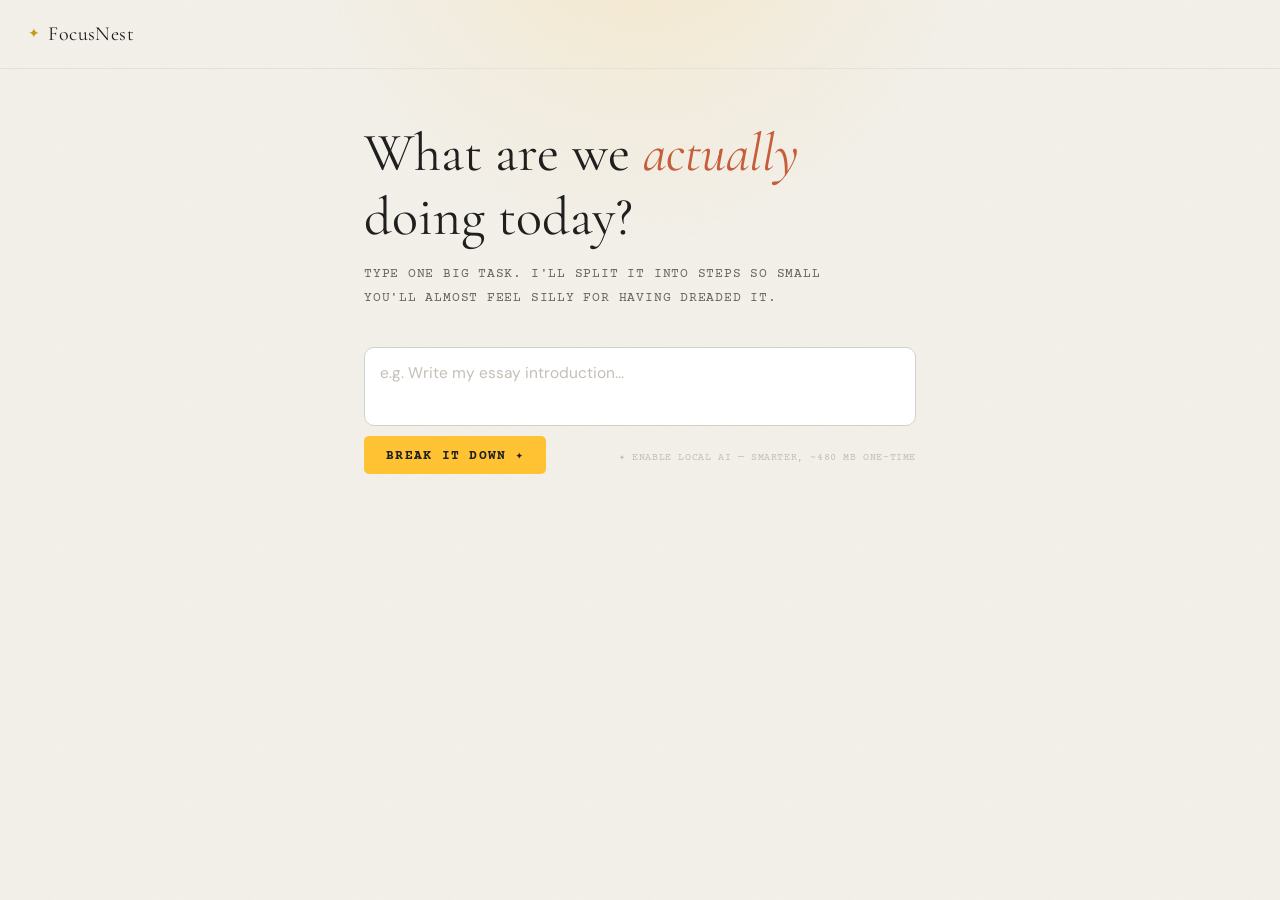
<file: index.html>
<!DOCTYPE html>
<html lang="en">
<head>
  <meta charset="UTF-8" />
  <meta name="viewport" content="width=device-width, initial-scale=1.0" />
  <title>FocusNest</title>
  <link rel="preconnect" href="https://fonts.googleapis.com" />
  <link rel="preconnect" href="https://fonts.gstatic.com" crossorigin />
  <link
    href="https://fonts.googleapis.com/css2?family=Cormorant+Garamond:ital,wght@0,300;0,400;0,500;1,400;1,600&family=Courier+Prime:wght@400;700&family=DM+Sans:opsz,wght@9..40,300;9..40,400;9..40,500&display=swap"
    rel="stylesheet"
  />
  <link rel="stylesheet" href="style.css" />
</head>
<body>

  <!-- Warm glow from above -->
  <div class="lamp-glow" id="lamp-glow"></div>

  <!-- Header -->
  <header>
    <div class="brand">
      <span class="brand-glyph">✦</span>
      <span class="brand-name">FocusNest</span>
    </div>
  </header>

  <!-- Main -->
  <main>

    <section class="hero">
      <h1>What are we <em>actually</em><br>doing today?</h1>
      <p class="sub">Type one big task. I'll split it into steps so small<br>you'll almost feel silly for having dreaded it.</p>
    </section>

    <div class="input-group">
      <textarea
        id="task-input"
        placeholder="e.g. Write my essay introduction..."
        rows="2"
        aria-label="Task to break down"
      ></textarea>
      <div class="btn-row">
        <button id="breakdown-btn">Break it down ✦</button>
        <p class="ai-nudge" id="ai-nudge">
          <button class="ai-enable-btn" id="ai-enable-btn">✦ Enable local AI — smarter, ~480 MB one-time</button>
        </p>
      </div>
    </div>

    <!-- AI download status -->
    <div class="ai-status hidden" id="ai-status">
      <span class="ai-status-text" id="ai-status-text">Downloading model…</span>
      <div class="ai-track">
        <div class="ai-fill" id="ai-progress-fill"></div>
      </div>
    </div>

    <!-- Progress bar (hidden until steps exist) -->
    <div class="progress-row hidden" id="progress-row">
      <div class="progress-track">
        <div class="progress-fill" id="progress-fill"></div>
      </div>
      <span class="progress-count" id="progress-count">0 / 0</span>
    </div>

    <!-- Loading state -->
    <div class="loading hidden" id="loading">
      <div class="dots"><span></span><span></span><span></span></div>
      <p class="loading-text" id="loading-text">Making it manageable...</p>
    </div>

    <!-- Learning nudge (shown when steps came from the generic fallback) -->
    <p class="learn-note hidden" id="learn-note">
      These steps are generic — edit any of them to fit, and I'll remember for next time ✦
    </p>

    <!-- Steps list -->
    <ol class="steps" id="steps" aria-label="Task steps"></ol>

    <!-- Suggest this breakdown -->
    <p class="suggest-row hidden" id="suggest-row">
      <a class="suggest-link" id="suggest-link" href="#" target="_blank" rel="noopener">
        Suggest this breakdown for everyone →
      </a>
    </p>

    <!-- All done -->
    <div class="done-state hidden" id="done-state">
      <p class="done-headline">✦ You did it. ✦</p>
      <p class="done-sub">All steps complete. Take a breath.</p>
      <button class="ghost-btn" id="reset-btn">Start a new task →</button>
    </div>

  </main>

  <!-- Toast / encouragement -->
  <div class="toast hidden" id="toast" role="status" aria-live="polite"></div>

  <script src="app.js"></script>
</body>
</html>
</file>
<file: style.css>
/* ────────────────────────────────
   Reset
────────────────────────────────── */
*, *::before, *::after {
  margin: 0; padding: 0; box-sizing: border-box;
}

/* ────────────────────────────────
   Design tokens
────────────────────────────────── */
:root {
  --bg:           #F4F1EA;
  --surface:      #FFFFFF;
  --surface-2:    #FFFBF4;
  --border:       #D1D1C9;
  --border-soft:  #E4E1DA;

  --mustard:      #FFC233;
  --mustard-dim:  #C99A1A;
  --mustard-pale: #FFF5D6;

  --terra:        #C65D3B;
  --terra-light:  #D4795C;

  --ink:          #1F1F1F;
  --ink-dim:      #6B6560;
  --ink-faint:    #C4BFB6;

  --font-serif:   'Cormorant Garamond', Georgia, serif;
  --font-sans:    'DM Sans', system-ui, sans-serif;
  --font-mono:    'Courier Prime', 'Courier New', monospace;

  --r-sm: 5px;
  --r-md: 10px;
  --r-lg: 16px;
  --r-pill: 999px;
}

/* ────────────────────────────────
   Base
────────────────────────────────── */
html { font-size: 17px; }

body {
  background: var(--bg);
  color: var(--ink);
  font-family: var(--font-sans);
  line-height: 1.6;
  min-height: 100vh;
  overflow-x: hidden;
  background-image: url("data:image/svg+xml,%3Csvg width='100' height='100' viewBox='0 0 100 100' xmlns='http://www.w3.org/2000/svg'%3E%3Cfilter id='noise'%3E%3CfeTurbulence type='fractalNoise' baseFrequency='0.8' numOctaves='3' stitchTiles='stitch'/%3E%3C/filter%3E%3Crect width='100' height='100' filter='url(%23noise)' opacity='0.06'/%3E%3C/svg%3E");
}

/* ────────────────────────────────
   Warm glow from above
────────────────────────────────── */
.lamp-glow {
  position: fixed;
  top: -140px;
  left: 50%;
  transform: translateX(-50%);
  width: 720px;
  height: 400px;
  background: radial-gradient(
    ellipse at 50% 0%,
    rgba(255, 194, 51, 0.20) 0%,
    rgba(255, 194, 51, 0.05) 45%,
    transparent 70%
  );
  pointer-events: none;
  z-index: 0;
  transition: background 1s ease;
}
.lamp-glow.bright {
  background: radial-gradient(
    ellipse at 50% 0%,
    rgba(255, 194, 51, 0.42) 0%,
    rgba(198, 93, 59, 0.12) 50%,
    transparent 72%
  );
}

/* ────────────────────────────────
   Header
────────────────────────────────── */
header {
  position: relative;
  z-index: 10;
  display: flex;
  align-items: center;
  justify-content: space-between;
  padding: 18px 28px;
  border-bottom: 1px solid var(--border-soft);
}

.brand {
  display: flex;
  align-items: center;
  gap: 8px;
  font-family: var(--font-serif);
  font-size: 20px;
  font-weight: 400;
  color: var(--ink);
  letter-spacing: 0.02em;
  user-select: none;
}
.brand-glyph {
  color: var(--mustard-dim);
  font-size: 14px;
}

/* ────────────────────────────────
   Main layout
────────────────────────────────── */
main {
  position: relative;
  z-index: 1;
  max-width: 600px;
  margin: 0 auto;
  padding: 52px 24px 96px;
}

/* ────────────────────────────────
   Hero
────────────────────────────────── */
.hero { margin-bottom: 36px; }

.hero h1 {
  font-family: var(--font-serif);
  font-size: clamp(36px, 6vw, 54px);
  font-weight: 400;
  line-height: 1.18;
  margin-bottom: 14px;
}
.hero h1 em {
  font-style: italic;
  color: var(--terra);
}
.sub {
  color: var(--ink-dim);
  font-family: var(--font-mono);
  font-size: 13px;
  line-height: 1.85;
  text-transform: uppercase;
  letter-spacing: 0.06em;
}

/* ────────────────────────────────
   Task input
────────────────────────────────── */
.input-group {
  display: flex;
  flex-direction: column;
  gap: 10px;
  margin-bottom: 24px;
}

textarea {
  background: var(--surface);
  border: 1px solid var(--border);
  border-radius: var(--r-md);
  color: var(--ink);
  font-family: var(--font-sans);
  font-size: 15.5px;
  line-height: 1.65;
  padding: 13px 15px;
  resize: none;
  width: 100%;
  outline: none;
  transition: border-color 0.2s, box-shadow 0.2s;
}
textarea::placeholder { color: var(--ink-faint); }
textarea:focus {
  border-color: var(--mustard-dim);
  box-shadow: 0 0 0 3px rgba(255, 194, 51, 0.16);
}

.btn-row {
  display: flex;
  align-items: center;
  justify-content: space-between;
  gap: 12px;
}

/* AI enable nudge */
.ai-nudge {
  margin: 0;
}
.ai-enable-btn {
  background: none;
  border: none;
  color: var(--ink-faint);
  font-family: var(--font-mono);
  font-size: 10px;
  letter-spacing: 0.06em;
  text-transform: uppercase;
  cursor: pointer;
  padding: 0;
  transition: color 0.2s;
  white-space: nowrap;
}
.ai-enable-btn:hover { color: var(--terra-light); }

/* AI download progress */
.ai-status {
  display: flex;
  align-items: center;
  gap: 12px;
  margin-bottom: 20px;
}
.ai-status-text {
  font-family: var(--font-mono);
  font-size: 11px;
  color: var(--ink-dim);
  text-transform: uppercase;
  letter-spacing: 0.06em;
  white-space: nowrap;
  flex-shrink: 0;
}
.ai-track {
  flex: 1;
  height: 2px;
  background: var(--border);
  border-radius: var(--r-pill);
  overflow: hidden;
}
.ai-fill {
  height: 100%;
  width: 0%;
  background: linear-gradient(90deg, var(--mustard), var(--terra));
  border-radius: var(--r-pill);
  transition: width 0.4s ease;
}

#breakdown-btn {
  flex-shrink: 0;
  background: var(--mustard);
  border: none;
  border-radius: var(--r-sm);
  color: var(--ink);
  cursor: pointer;
  font-family: var(--font-mono);
  font-size: 12.5px;
  font-weight: 700;
  padding: 11px 22px;
  letter-spacing: 0.1em;
  text-transform: uppercase;
  white-space: nowrap;
  transition: background 0.15s, box-shadow 0.2s, transform 0.1s;
}
#breakdown-btn:hover {
  background: #FFD060;
  box-shadow: 0 4px 18px rgba(255, 194, 51, 0.42);
}
#breakdown-btn:active  { transform: scale(0.97); }
#breakdown-btn:disabled {
  opacity: 0.35;
  cursor: not-allowed;
  transform: none;
  box-shadow: none;
}

/* ────────────────────────────────
   Progress bar
────────────────────────────────── */
.progress-row {
  display: flex;
  align-items: center;
  gap: 12px;
  margin-bottom: 20px;
}
.progress-track {
  flex: 1;
  height: 2px;
  background: var(--border);
  border-radius: var(--r-pill);
  overflow: hidden;
}
.progress-fill {
  height: 100%;
  width: 0%;
  background: linear-gradient(90deg, var(--mustard), var(--terra));
  border-radius: var(--r-pill);
  transition: width 0.5s ease;
}
.progress-count {
  font-family: var(--font-mono);
  font-size: 12px;
  color: var(--ink-dim);
  font-variant-numeric: tabular-nums;
  white-space: nowrap;
  letter-spacing: 0.1em;
  text-transform: uppercase;
}

/* ────────────────────────────────
   Loading
────────────────────────────────── */
.loading {
  text-align: center;
  padding: 44px 0;
}
.dots {
  display: flex;
  justify-content: center;
  gap: 5px;
  margin-bottom: 14px;
}
.dots span {
  width: 5px;
  height: 5px;
  border-radius: 50%;
  background: var(--mustard-dim);
  animation: pulse 1.3s ease-in-out infinite;
}
.dots span:nth-child(2) { background: var(--terra);   animation-delay: 0.22s; }
.dots span:nth-child(3) { background: var(--mustard); animation-delay: 0.44s; }

@keyframes pulse {
  0%, 100% { opacity: 0.15; transform: scale(0.75); }
  50%       { opacity: 1;    transform: scale(1);    }
}
.loading-text {
  color: var(--ink-dim);
  font-family: var(--font-mono);
  font-size: 13.5px;
  letter-spacing: 0.08em;
  text-transform: uppercase;
}

/* ────────────────────────────────
   Learning nudge + suggest link
────────────────────────────────── */
.learn-note {
  font-family: var(--font-mono);
  font-size: 11.5px;
  color: var(--ink-dim);
  text-transform: uppercase;
  letter-spacing: 0.06em;
  margin-bottom: 14px;
  line-height: 1.7;
}
.suggest-row {
  margin-top: 16px;
  text-align: right;
}
.suggest-link {
  font-family: var(--font-mono);
  font-size: 11px;
  color: var(--ink-faint);
  text-transform: uppercase;
  letter-spacing: 0.06em;
  text-decoration: none;
  transition: color 0.2s;
}
.suggest-link:hover { color: var(--terra-light); }

/* ────────────────────────────────
   Steps list
────────────────────────────────── */
.steps {
  list-style: none;
  display: flex;
  flex-direction: column;
  gap: 6px;
}

.step {
  background: var(--surface);
  border: 1px solid var(--border);
  border-radius: var(--r-md);
  padding: 13px 15px;
  display: flex;
  align-items: flex-start;
  gap: 12px;
  transition: border-color 0.25s, opacity 0.35s, box-shadow 0.25s;
  animation: slideUp 0.35s ease both;
}
@keyframes slideUp {
  from { opacity: 0; transform: translateY(10px); }
  to   { opacity: 1; transform: translateY(0);    }
}

/* Active step — warm left bar, cream tint */
.step.active {
  border-color: rgba(198, 93, 59, 0.30);
  background: var(--surface-2);
  box-shadow:
    0 1px 8px rgba(198, 93, 59, 0.06),
    inset 3px 0 0 var(--terra);
}

/* Done — faded and struck through */
.step.done {
  opacity: 0.35;
  border-color: var(--border-soft);
  box-shadow: none;
}
.step.done .step-label {
  text-decoration: line-through;
  text-decoration-color: var(--terra-light);
}

/* ── Step number (typewriter style) ── */
.step-num {
  font-family: var(--font-mono);
  font-size: 11.5px;
  color: var(--ink-faint);
  letter-spacing: 0.04em;
  margin-top: 3px;
  flex-shrink: 0;
  min-width: 16px;
}
.step.active .step-num { color: var(--terra-light); }

/* ── Custom checkbox ── */
.check-box {
  flex-shrink: 0;
  width: 18px;
  height: 18px;
  border: 1.5px solid var(--border);
  border-radius: 4px;
  cursor: pointer;
  display: flex;
  align-items: center;
  justify-content: center;
  margin-top: 2px;
  transition: border-color 0.2s, background 0.2s;
}
.step.active .check-box { border-color: var(--terra-light); }
.check-box:hover         { border-color: var(--terra); }

.step.done .check-box {
  background: var(--terra);
  border-color: var(--terra);
}
.check-box svg { display: none; }
.step.done .check-box svg { display: block; color: #fff; }

.check-box.bounce { animation: checkBounce 0.3s ease; }
@keyframes checkBounce {
  0%   { transform: scale(1);    }
  35%  { transform: scale(1.3);  }
  65%  { transform: scale(0.88); }
  100% { transform: scale(1);    }
}

/* ── Step label (contenteditable) ── */
.step-label {
  flex: 1;
  font-size: 15.5px;
  color: var(--ink);
  line-height: 1.55;
  outline: none;
  word-break: break-word;
  cursor: text;
  caret-color: var(--terra);
}

/* ────────────────────────────────
   All done state
────────────────────────────────── */
.done-state {
  text-align: center;
  padding: 52px 0 20px;
  animation: fadeUp 0.7s ease both;
}
@keyframes fadeUp {
  from { opacity: 0; transform: translateY(16px); }
  to   { opacity: 1; transform: translateY(0);    }
}

.done-headline {
  font-family: var(--font-serif);
  font-size: 38px;
  font-weight: 400;
  color: var(--ink);
  letter-spacing: 0.04em;
  margin-bottom: 8px;
}
.done-sub {
  font-family: var(--font-mono);
  font-size: 13px;
  color: var(--ink-dim);
  margin-bottom: 28px;
  text-transform: uppercase;
  letter-spacing: 0.1em;
}
.ghost-btn {
  background: none;
  border: 1px solid var(--border);
  border-radius: var(--r-sm);
  color: var(--ink-dim);
  cursor: pointer;
  font-family: var(--font-mono);
  font-size: 12.5px;
  font-weight: 700;
  letter-spacing: 0.1em;
  text-transform: uppercase;
  padding: 9px 18px;
  transition: border-color 0.2s, color 0.2s;
}
.ghost-btn:hover {
  border-color: var(--terra);
  color: var(--terra);
}

/* ────────────────────────────────
   Toast
────────────────────────────────── */
.toast {
  position: fixed;
  bottom: 28px;
  left: 50%;
  transform: translateX(-50%) translateY(8px);
  background: var(--ink);
  border-radius: var(--r-pill);
  padding: 9px 20px;
  font-family: var(--font-mono);
  font-size: 13px;
  color: var(--mustard-pale);
  opacity: 0;
  pointer-events: none;
  z-index: 300;
  white-space: nowrap;
  transition: opacity 0.25s, transform 0.25s;
  letter-spacing: 0.04em;
}
.toast.visible {
  opacity: 1;
  transform: translateX(-50%) translateY(0);
}

/* ────────────────────────────────
   Utilities
────────────────────────────────── */
.hidden { display: none !important; }

/* ────────────────────────────────
   Responsive
────────────────────────────────── */
@media (max-width: 480px) {
  main     { padding: 36px 16px 80px; }
  header   { padding: 16px 18px; }
  .hero h1 { font-size: 32px; }
  .toast   { white-space: normal; max-width: 80vw; text-align: center; }
}
</file>
